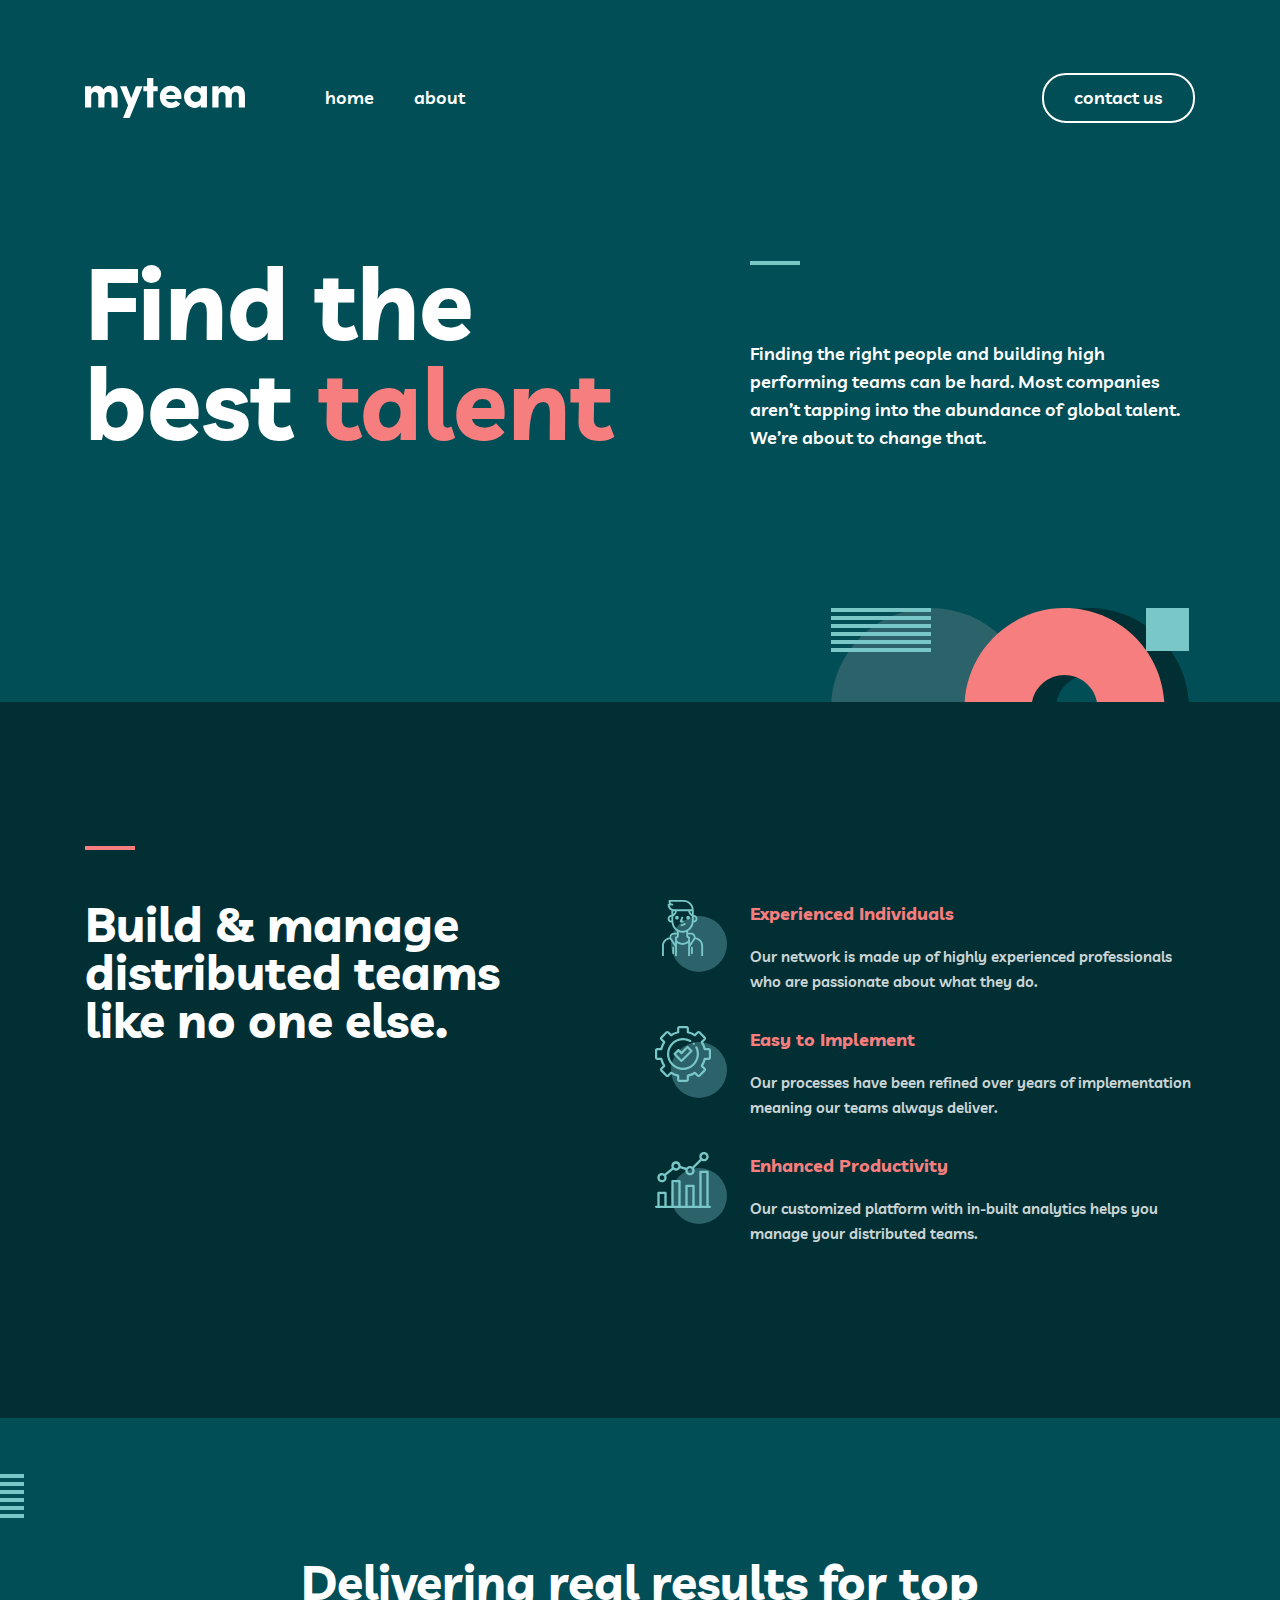
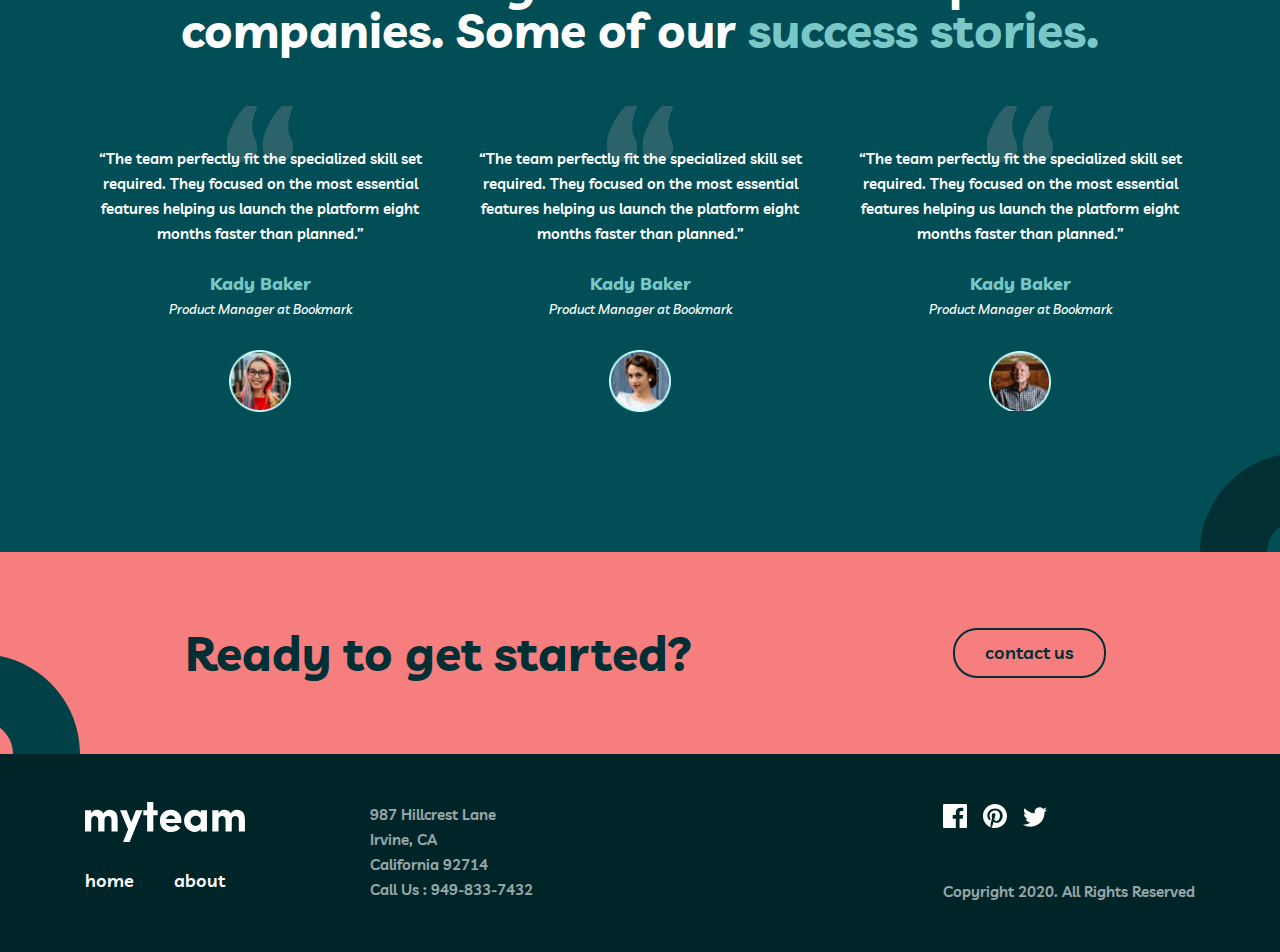
<file: index.html>
<!DOCTYPE html>
<html lang="en">
<head>
  <meta charset="UTF-8">
  <meta name="viewport" content="width=device-width, initial-scale=1.0, shrink-to-fit=no">
  <title>48-dars.Myteam</title>
  <link rel="stylesheet" href="css/styles.css">
</head>
<body>

  <header class="site-header">
    <div class="container site-header__container">
      <a class="site-header__logo" href="index.html">
        <img class="site-header__img" src="img/myteam-logo.svg" alt="site logo" width="160" height="40">
      </a>

      <div class="site-header__wrapper">
        <nav class="sitenav">
          <ul class="sitenav__list">
            <li class="sitenav__item">
              <a class="sitenav__link" href="index.html">home</a>
            </li>
            <li class="sitenav__item">
              <a class="sitenav__link" href="about.html">about</a>
            </li>
          </ul>
          <a class="sitenav__button button" href="contact.html">contact us</a>
        </nav>
      </div>
      <button class="site-header__button"></button>
    </div>
  </header>

  <script>
    var toggler = document.querySelector(".site-header__button");
    var header = document.querySelector(".site-header");

    toggler.addEventListener("click", function() {
      header.classList.toggle("site-header--open");
    });
  </script>

  <main class="site-main">
    <section class="hero">
      <div class="container hero__container">
        <h2 class="hero__heading">Find the <br> best <span class="hero__span">talent</span>
        </h2>
        <p class="hero__text">
          Finding the right people and building high performing teams can be hard. Most companies aren’t tapping into the abundance of global talent. We’re about to change that.
        </p>
      </div>
    </section>

    <section class="management">
      <div class="container management__container">
        <h2 class="management__tiitle">
          Build & manage distributed teams like no one else.
        </h2>

        <ul class="management__list">
          <li class="management__item management-item management-item--man">
            <h3 class="management-item__title">Experienced Individuals</h3>
            <p class="management-item__text">Our network is made up of highly experienced professionals who are passionate about what they do.</p>
          </li>

          <li class="management__item management-item management-item--set">
            <h3 class="management-item__title">Easy to Implement</h3>
            <p class="management-item__text">Our processes have been refined over years of implementation meaning our teams always deliver.</p>
          </li>

          <li class="management__item management-item management-item--enhance">
            <h3 class="management-item__title">Enhanced Productivity</h3>
            <p class="management-item__text">Our customized platform with in-built analytics helps you manage your distributed teams.</p>
          </li>
        </ul>
      </div>
    </section>

    <section class="delivery">
      <div class="container delivery__container">
        <h2 class="delivery__title">Delivering real results for top <br> companies. Some of our <span class="delivery__span">success stories.</span>
        </h2>

        <ul class="delivery__list">
          <li class="delivery__item delivery-item delivery-item--kady">
            <blockquote class="delivery-item__blockquote">
              “The team perfectly fit the specialized skill set required. They focused on the most essential features helping us launch the platform eight months faster than planned.”
            </blockquote>
            <p class="delivery-item__text">Kady Baker</p>
            <p class="delivery-item__job">Product Manager at Bookmark</p>
          </li>

          <li class="delivery__item delivery-item delivery-item--aiysha">
            <blockquote class="delivery-item__blockquote">
              “The team perfectly fit the specialized skill set required. They focused on the most essential features helping us launch the platform eight months faster than planned.”
            </blockquote>
            <p class="delivery-item__text">Kady Baker</p>
            <p class="delivery-item__job">Product Manager at Bookmark</p>
          </li>

          <li class="delivery__item delivery-item delivery-item--arthur">
            <blockquote class="delivery-item__blockquote">
              “The team perfectly fit the specialized skill set required. They focused on the most essential features helping us launch the platform eight months faster than planned.”
            </blockquote>
            <p class="delivery-item__text">Kady Baker</p>
            <p class="delivery-item__job">Product Manager at Bookmark</p>
          </li>
        </ul>
      </div>
    </section>

    <section class="list">
      <div class="container">
        <div class="list__wrapper">
          <h2 class="list__title">Ready to get started?</h2>
          <a class="button button--darck" href="#">contact us</a>
        </div>
      </div>
    </section>
  </main>

  <footer class="site-footer">
    <div class="container site-footer__container">
      <div class="site-footer__wrapper">
        <a class="site-footer__logo" href="#">
          <img class="site-footer__img" src="img/myteam-logo.svg" alt="site logo" width="160" height="40">
        </a>
        <nav class="footer-sitenav">
          <ul class="footer-sitenav__list">
            <li class="footer-sitenav__item">
              <a class="footer-sitenav__link" href="#">home</a>
            </li>
            <li class="footer-sitenav__item">
              <a class="footer-sitenav__link" href="#">about</a>
            </li>
          </ul>
        </nav>
      </div>

      <div class="site-footer__tel-box">
        <address class="site-footer__address">
          987  Hillcrest Lane <br> Irvine, CA <br> California 92714
        </address>
        <a class="site-footer__tell" href="tel:+9498337432">Call Us : 949-833-7432</a>
      </div>

      <div class="social-wrapper">
        <ul class="social-wrapper__list">
          <li class="social-wrapper__item">
            <a class="social-wrapper__link" href="#">
              <img class="social-wrapper__img" src="img/facebook.svg" alt="facebook" width="24" height="24">
            </a>
          </li>

          <li class="social-wrapper__item">
            <a class="social-wrapper__link" href="#">
              <img class="social-wrapper__img" src="img/Path.svg" alt="logo" width="24" height="24">
            </a>
          </li>

          <li class="social-wrapper__item">
            <a class="social-wrapper__link" href="#">
              <img class="social-wrapper__img" src="img/twitter.svg" alt="twitter" width="24" height="24">
            </a>
          </li>
        </ul>
        <p class="social-wrapper__text">
          Copyright 2020. All Rights Reserved
        </p>
      </div>
    </div>
  </footer>
</body>
</html>
</file>
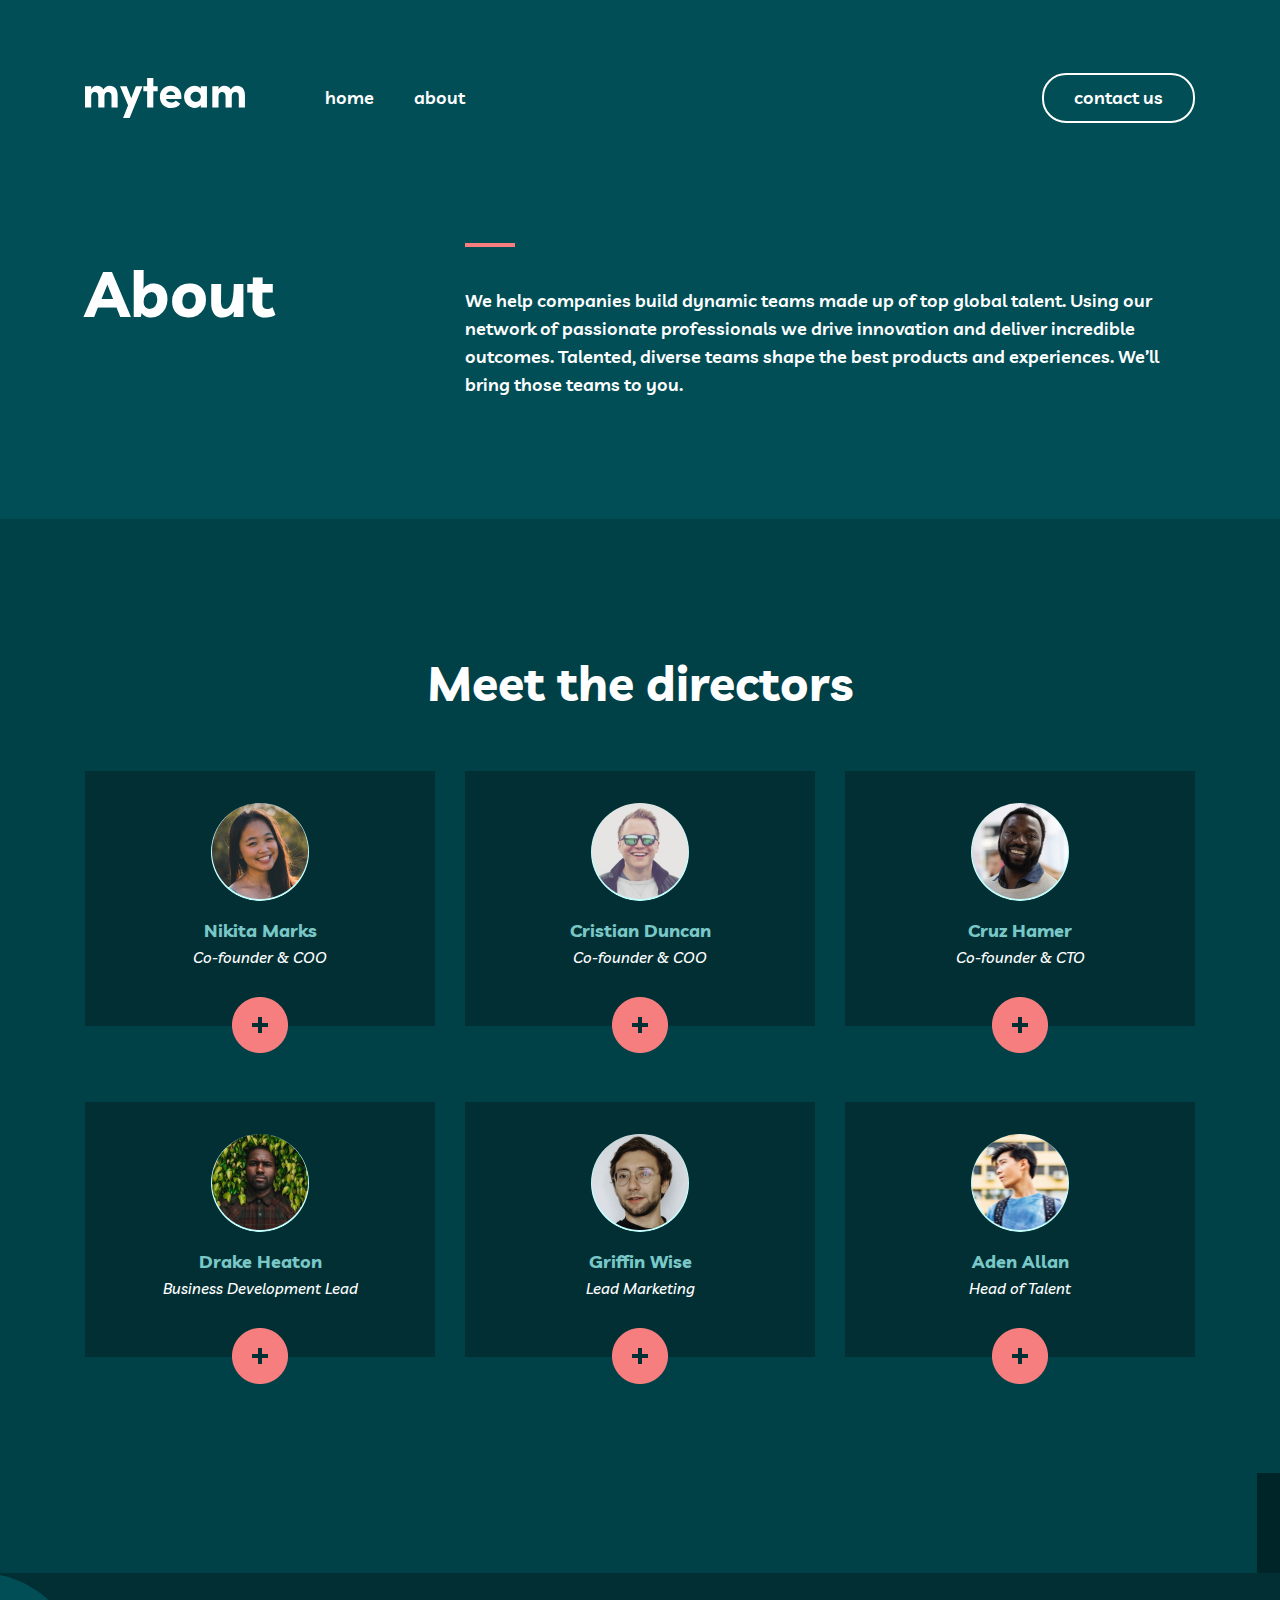
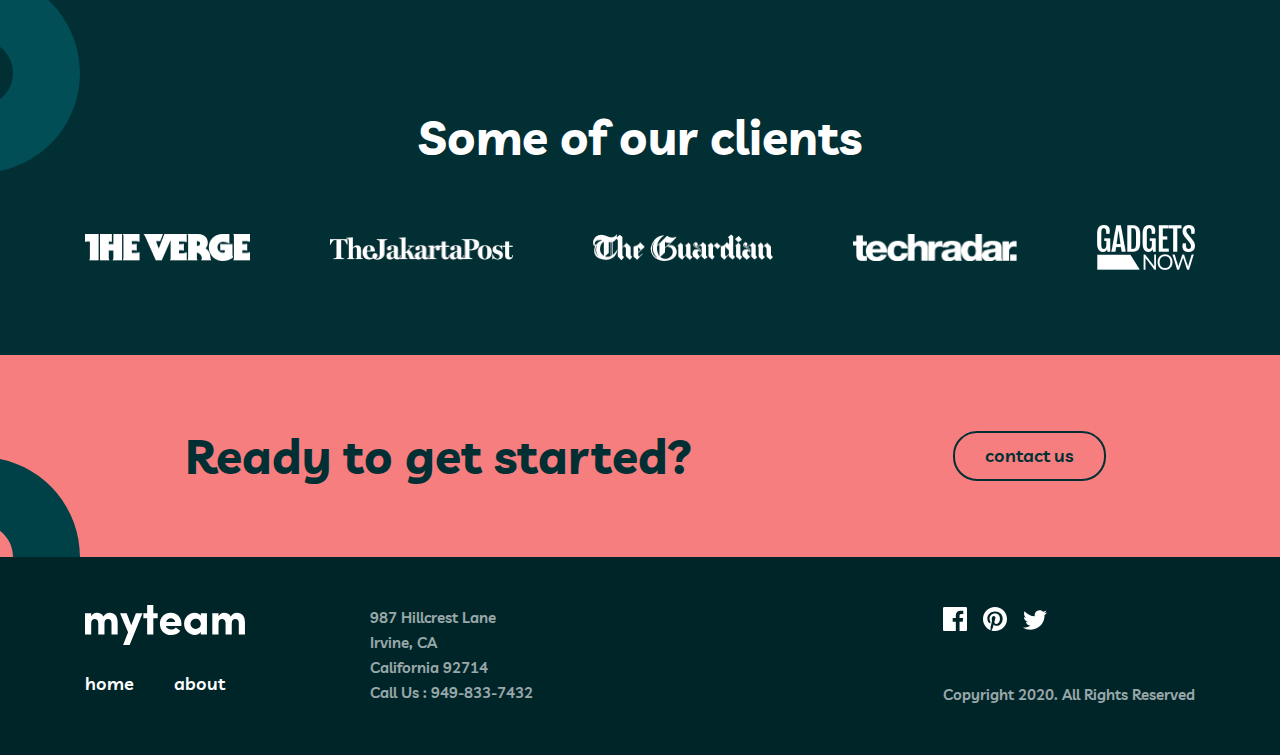
<file: about.html>
<!DOCTYPE html>
<html lang="en">
<head>
  <meta charset="UTF-8">
  <meta name="viewport" content="width=device-width, initial-scale=1.0, shrink-to-fit=no">
  <title>48-dars.Myteam</title>
  <link rel="stylesheet" href="css/styles.css">
</head>
<body>

  <header class="site-header">
    <div class="container site-header__container">
      <a class="site-header__logo" href="index.html">
        <img class="site-header__img" src="img/myteam-logo.svg" alt="site logo" width="160" height="40">
      </a>

      <div class="site-header__wrapper">
        <nav class="sitenav">
          <ul class="sitenav__list">
            <li class="sitenav__item">
              <a class="sitenav__link" href="index.html">home</a>
            </li>
            <li class="sitenav__item">
              <a class="sitenav__link" href="about.html">about</a>
            </li>
          </ul>
          <a class="sitenav__button button" href="contact.html">contact us</a>
        </nav>
      </div>
      <button class="site-header__button"></button>
    </div>
  </header>

  <script>
    var toggler = document.querySelector(".site-header__button");
    var header = document.querySelector(".site-header");

    toggler.addEventListener("click", function() {
      header.classList.toggle("site-header--open");
    });
  </script>

  <!-- page-about -->

  <main class="site-main">
    <section class="about">
      <div class="container about__container">
        <h2 class="about__title">About</h2>
        <p class="about__text">
          We help companies build dynamic teams made up of top global talent. Using our network of passionate professionals we drive innovation and deliver incredible outcomes. Talented, diverse teams shape the best products and experiences. We’ll bring those teams to you.
        </p>
      </div>
    </section>

    <section class="meet">
      <div class="container meet__container">
        <h2 class="meet__title">Meet the directors</h2>
        <ul class="meet__list">
          <li class="meet__item director director--nikkita">
            <p class="director__name">Nikita Marks</p>
            <p class="director__job">Co-founder & COO</p>
            <button class="director__button" type="submit"></button>
          </li>

          <li class="meet__item director director--duncan">
            <p class="director__name">Cristian Duncan</p>
            <p class="director__job">Co-founder & COO</p>
            <button class="director__button" type="submit"></button>
          </li>

          <li class="meet__item director director--cruz">
            <p class="director__name">Cruz Hamer</p>
            <p class="director__job">Co-founder & CTO</p>
            <button class="director__button" type="submit"></button>
          </li>

          <li class="meet__item director director--drake">
            <p class="director__name">Drake Heaton</p>
            <p class="director__job">Business Development Lead</p>
            <button class="director__button" type="submit"></button>
          </li>

          <li class="meet__item director director--griffin">
            <p class="director__name">Griffin Wise</p>
            <p class="director__job">Lead Marketing</p>
            <button class="director__button" type="submit"></button>
          </li>

          <li class="meet__item director director--aden director--open">
            <div class="meet__item-box">
              <p class="director__name">Aden Allan</p>
              <p class="director__job">Head of Talent</p>
            </div>
            <div>

            </div>
            <button class="director__button director__button-x" type="submit"></button>
          </li>


        </ul>
      </div>
    </section>

<section class="client">
  <div class="container client__container">
<h2 class="client__title">
  Some of our clients</h2>
  <ul class="client__list">
    <li class="client__item">
<a class="client__link" href="#">
  <img class="client__img" src="img/verge.png" alt="logo">
</a>
    </li>
    <li class="client__item">
<a class="client__link" href="#">
  <img class="client__img" src="img/jakarta.png" alt="logo">
</a>
    </li>
    <li class="client__item">
<a class="client__link" href="#">
  <img class="client__img" src="img/guardim.png" alt="logo" width="180" height="28">
</a>
    </li>
    <li class="client__item">
<a class="client__link" href="#">
  <img class="client__img" src="img/techradar.png" alt="logo" width="165" height="28">
</a>
    </li>
    <li class="client__item">
<a class="client__link" href="#">
  <img class="client__img" src="img/gadgets-now.png" alt="logo">
</a>
    </li>
  </ul>
  </div>
</section>

<section class="list">
  <div class="container">
    <div class="list__wrapper">
      <h2 class="list__title">Ready to get started?</h2>
      <a class="button button--darck" href="#">contact us</a>
    </div>
  </div>
</section>
  </main>

  <footer class="site-footer">
    <div class="container site-footer__container">
      <div class="site-footer__wrapper">
        <a class="site-footer__logo" href="#">
          <img class="site-footer__img" src="img/myteam-logo.svg" alt="site logo" width="160" height="40">
        </a>
        <nav class="footer-sitenav">
          <ul class="footer-sitenav__list">
            <li class="footer-sitenav__item">
              <a class="footer-sitenav__link" href="#">home</a>
            </li>
            <li class="footer-sitenav__item">
              <a class="footer-sitenav__link" href="#">about</a>
            </li>
          </ul>
        </nav>
      </div>

      <div class="site-footer__tel-box">
        <address class="site-footer__address">
          987  Hillcrest Lane <br> Irvine, CA <br> California 92714
        </address>
        <a class="site-footer__tell" href="tel:+9498337432">Call Us : 949-833-7432</a>
      </div>

      <div class="social-wrapper">
        <ul class="social-wrapper__list">
          <li class="social-wrapper__item">
            <a class="social-wrapper__link" href="#">
              <img class="social-wrapper__img" src="img/facebook.svg" alt="facebook" width="24" height="24">
            </a>
          </li>

          <li class="social-wrapper__item">
            <a class="social-wrapper__link" href="#">
              <img class="social-wrapper__img" src="img/Path.svg" alt="logo" width="24" height="24">
            </a>
          </li>

          <li class="social-wrapper__item">
            <a class="social-wrapper__link" href="#">
              <img class="social-wrapper__img" src="img/twitter.svg" alt="twitter" width="24" height="24">
            </a>
          </li>
        </ul>
        <p class="social-wrapper__text">
          Copyright 2020. All Rights Reserved
        </p>
      </div>
    </div>
  </footer>
</file>
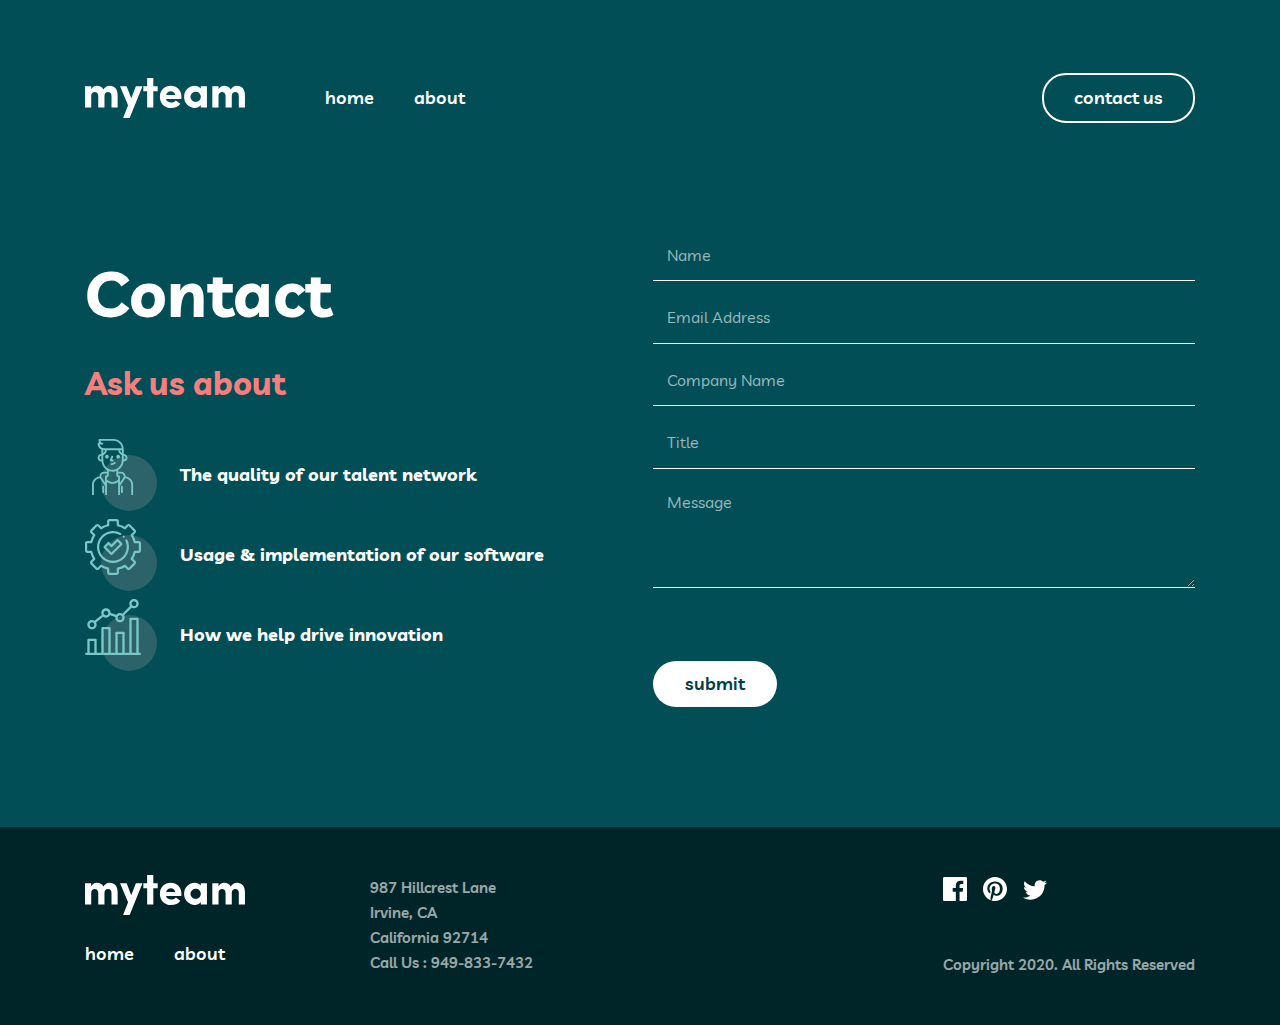
<file: contact.html>
<!DOCTYPE html>
<html lang="en">
<head>
  <meta charset="UTF-8">
  <meta name="viewport" content="width=device-width, initial-scale=1.0, shrink-to-fit=no">
  <title>48-dars.Myteam</title>
  <link rel="stylesheet" href="css/styles.css">
</head>
<body>

  <header class="site-header">
    <div class="container site-header__container">
      <a class="site-header__logo" href="index.html">
        <img class="site-header__img" src="img/myteam-logo.svg" alt="site logo" width="160" height="40">
      </a>

      <div class="site-header__wrapper">
        <nav class="sitenav">
          <ul class="sitenav__list">
            <li class="sitenav__item">
              <a class="sitenav__link" href="index.html">home</a>
            </li>
            <li class="sitenav__item">
              <a class="sitenav__link" href="about.html">about</a>
            </li>
          </ul>
          <a class="sitenav__button button" href="contact.html">contact us</a>
        </nav>
      </div>
      <button class="site-header__button"></button>
    </div>
  </header>

  <script>
    var toggler = document.querySelector(".site-header__button");
    var header = document.querySelector(".site-header");

    toggler.addEventListener("click", function() {
      header.classList.toggle("site-header--open");
    });
  </script>

  <!-- page-contact -->

  <main class="site-main">
    <section class="contact">
      <div class="container contact__container">
        <div class="contact__wrapper">
          <h2 class="contact__title">Contact</h2>
          <p class="contact__ask">Ask us about</p>

          <ul class="contact__list">
            <li class="contact__item contact__item--man">
              <p class="contact__text">The quality of our talent network</p>
            </li>

            <li class="contact__item contact__item--set">
              <p class="contact__text">Usage & implementation of our software</p>
            </li>

            <li class="contact__item contact__item--innovation">
              <p class="contact__text">How we help drive innovation</p>
            </li>
          </ul>
        </div>

        <form class="site-form" action="https://echo.htmlacademy.ru" method="GET">
          <input class="site-form__input" type="text" name="name" placeholder="Name" required>
          <input class="site-form__input" type="email" name="email" placeholder="Email Address" required>
          <input class="site-form__input" type="text" name="company-name" placeholder="Company Name" required>
          <input class="site-form__input" type="text" name="title" placeholder="Title" required>
          <textarea class="site-form__textarea" name="message" placeholder="Message"></textarea>
          <button class="site-form__submit" type="submit">submit</button>
        </form>
      </div>
    </section>
  </main>

  <footer class="site-footer">
    <div class="container site-footer__container">
      <div class="site-footer__wrapper">
        <a class="site-footer__logo" href="#">
          <img class="site-footer__img" src="img/myteam-logo.svg" alt="site logo" width="160" height="40">
        </a>
        <nav class="footer-sitenav">
          <ul class="footer-sitenav__list">
            <li class="footer-sitenav__item">
              <a class="footer-sitenav__link" href="#">home</a>
            </li>
            <li class="footer-sitenav__item">
              <a class="footer-sitenav__link" href="#">about</a>
            </li>
          </ul>
        </nav>
      </div>

      <div class="site-footer__tel-box">
        <address class="site-footer__address">
          987  Hillcrest Lane <br> Irvine, CA <br> California 92714
        </address>
        <a class="site-footer__tell" href="tel:+9498337432">Call Us : 949-833-7432</a>
      </div>

      <div class="social-wrapper">
        <ul class="social-wrapper__list">
          <li class="social-wrapper__item">
            <a class="social-wrapper__link" href="#">
              <img class="social-wrapper__img" src="img/facebook.svg" alt="facebook" width="24" height="24">
            </a>
          </li>

          <li class="social-wrapper__item">
            <a class="social-wrapper__link" href="#">
              <img class="social-wrapper__img" src="img/Path.svg" alt="logo" width="24" height="24">
            </a>
          </li>

          <li class="social-wrapper__item">
            <a class="social-wrapper__link" href="#">
              <img class="social-wrapper__img" src="img/twitter.svg" alt="twitter" width="24" height="24">
            </a>
          </li>
        </ul>
        <p class="social-wrapper__text">
          Copyright 2020. All Rights Reserved
        </p>
      </div>
    </div>
  </footer>
</file>
<file: css/styles.css>
/*! normalize.css v8.0.1 | MIT License | github.com/necolas/normalize.css */
/* Document
========================================================================== */
/**
* 1. Correct the line height in all browsers.
* 2. Prevent adjustments of font size after orientation changes in iOS.
*/
html {
  line-height: 1.15;
  /* 1 */
  -webkit-text-size-adjust: 100%;
  /* 2 */
}

/* Sections
========================================================================== */
/**
* Remove the margin in all browsers.
*/
body {
  margin: 0;
}

/**
* Render the `main` element consistently in IE.
*/
main {
  display: block;
}

/**
* Correct the font size and margin on `h1` elements within `section` and
* `article` contexts in Chrome, Firefox, and Safari.
*/
h1 {
  font-size: 2em;
  margin: 0.67em 0;
}

/* Grouping content
========================================================================== */
/**
* 1. Add the correct box sizing in Firefox.
* 2. Show the overflow in Edge and IE.
*/
hr {
  -webkit-box-sizing: content-box;
          box-sizing: content-box;
  /* 1 */
  height: 0;
  /* 1 */
  overflow: visible;
  /* 2 */
}

/**
* 1. Correct the inheritance and scaling of font size in all browsers.
* 2. Correct the odd `em` font sizing in all browsers.
*/
pre {
  font-family: monospace, monospace;
  /* 1 */
  font-size: 1em;
  /* 2 */
}

/* Text-level semantics
========================================================================== */
/**
* Remove the gray background on active links in IE 10.
*/
a {
  background-color: transparent;
}

/**
* 1. Remove the bottom border in Chrome 57-
* 2. Add the correct text decoration in Chrome, Edge, IE, Opera, and Safari.
*/
abbr[title] {
  border-bottom: none;
  /* 1 */
  text-decoration: underline;
  /* 2 */
  -webkit-text-decoration: underline dotted;
          text-decoration: underline dotted;
  /* 2 */
}

/**
* Add the correct font weight in Chrome, Edge, and Safari.
*/
b,
strong {
  font-weight: bolder;
}

/**
* 1. Correct the inheritance and scaling of font size in all browsers.
* 2. Correct the odd `em` font sizing in all browsers.
*/
code,
kbd,
samp {
  font-family: monospace, monospace;
  /* 1 */
  font-size: 1em;
  /* 2 */
}

/**
* Add the correct font size in all browsers.
*/
small {
  font-size: 80%;
}

/**
* Prevent `sub` and `sup` elements from affecting the line height in
* all browsers.
*/
sub,
sup {
  font-size: 75%;
  line-height: 0;
  position: relative;
  vertical-align: baseline;
}

sub {
  bottom: -0.25em;
}

sup {
  top: -0.5em;
}

/* Embedded content
========================================================================== */
/**
* Remove the border on images inside links in IE 10.
*/
img {
  border-style: none;
}

/* Forms
========================================================================== */
/**
* 1. Change the font styles in all browsers.
* 2. Remove the margin in Firefox and Safari.
*/
button,
input,
optgroup,
select,
textarea {
  font-family: inherit;
  /* 1 */
  font-size: 100%;
  /* 1 */
  line-height: 1.15;
  /* 1 */
  margin: 0;
  /* 2 */
}

/**
* Show the overflow in IE.
* 1. Show the overflow in Edge.
*/
button,
input {
  /* 1 */
  overflow: visible;
}

/**
* Remove the inheritance of text transform in Edge, Firefox, and IE.
* 1. Remove the inheritance of text transform in Firefox.
*/
button,
select {
  /* 1 */
  text-transform: none;
}

/**
* Correct the inability to style clickable types in iOS and Safari.
*/
button,
[type="button"],
[type="reset"],
[type="submit"] {
  -webkit-appearance: button;
}

/**
* Remove the inner border and padding in Firefox.
*/
button::-moz-focus-inner,
[type="button"]::-moz-focus-inner,
[type="reset"]::-moz-focus-inner,
[type="submit"]::-moz-focus-inner {
  border-style: none;
  padding: 0;
}

/**
* Restore the focus styles unset by the previous rule.
*/
button:-moz-focusring,
[type="button"]:-moz-focusring,
[type="reset"]:-moz-focusring,
[type="submit"]:-moz-focusring {
  outline: 1px dotted ButtonText;
}

/**
* Correct the padding in Firefox.
*/
fieldset {
  padding: 0.35em 0.75em 0.625em;
}

/**
* 1. Correct the text wrapping in Edge and IE.
* 2. Correct the color inheritance from `fieldset` elements in IE.
* 3. Remove the padding so developers are not caught out when they zero out
*    `fieldset` elements in all browsers.
*/
legend {
  -webkit-box-sizing: border-box;
          box-sizing: border-box;
  /* 1 */
  color: inherit;
  /* 2 */
  display: table;
  /* 1 */
  max-width: 100%;
  /* 1 */
  padding: 0;
  /* 3 */
  white-space: normal;
  /* 1 */
}

/**
* Add the correct vertical alignment in Chrome, Firefox, and Opera.
*/
progress {
  vertical-align: baseline;
}

/**
* Remove the default vertical scrollbar in IE 10+.
*/
textarea {
  overflow: auto;
}

/**
* 1. Add the correct box sizing in IE 10.
* 2. Remove the padding in IE 10.
*/
[type="checkbox"],
[type="radio"] {
  -webkit-box-sizing: border-box;
          box-sizing: border-box;
  /* 1 */
  padding: 0;
  /* 2 */
}

/**
* Correct the cursor style of increment and decrement buttons in Chrome.
*/
[type="number"]::-webkit-inner-spin-button,
[type="number"]::-webkit-outer-spin-button {
  height: auto;
}

/**
* 1. Correct the odd appearance in Chrome and Safari.
* 2. Correct the outline style in Safari.
*/
[type="search"] {
  -webkit-appearance: textfield;
  /* 1 */
  outline-offset: -2px;
  /* 2 */
}

/**
* Remove the inner padding in Chrome and Safari on macOS.
*/
[type="search"]::-webkit-search-decoration {
  -webkit-appearance: none;
}

/**
* 1. Correct the inability to style clickable types in iOS and Safari.
* 2. Change font properties to `inherit` in Safari.
*/
::-webkit-file-upload-button {
  -webkit-appearance: button;
  /* 1 */
  font: inherit;
  /* 2 */
}

/* Interactive
========================================================================== */
/*
* Add the correct display in Edge, IE 10+, and Firefox.
*/
details {
  display: block;
}

/*
* Add the correct display in all browsers.
*/
summary {
  display: list-item;
}

/* Misc
========================================================================== */
/**
* Add the correct display in IE 10+.
*/
template {
  display: none;
}

/**
* Add the correct display in IE 10.
*/
[hidden] {
  display: none;
}

/* Shriftlar ashetta keladi */
@font-face {
  font-family: "Livvic";
  font-style: normal;
  font-weight: 400;
  font-display: swap;
  src: url("../fonts/livvic-v5-latin-regular.woff2") format("woff2"), url("../fonts/livvic-v5-latin-regular.woff") format("woff");
}

@font-face {
  font-family: "Livvic";
  font-style: italic;
  font-weight: 500;
  font-display: swap;
  src: url("../fonts/livvic-v5-latin-500italic.woff2") format("woff2"), url("../fonts/livvic-v5-latin-500italic.woff") format("woff");
}

@font-face {
  font-family: "Livvic";
  font-style: normal;
  font-weight: 600;
  font-display: swap;
  src: url("../fonts/livvic-v5-latin-600.woff2") format("woff2"), url("../fonts/livvic-v5-latin-600.woff") format("woff");
}

@font-face {
  font-family: "Livvic";
  font-style: normal;
  font-weight: 700;
  font-display: swap;
  src: url("../fonts/livvic-v5-latin-700.woff2") format("woff2"), url("../fonts/livvic-v5-latin-700.woff") format("woff");
}

html {
  height: 100%;
  scroll-behavior: smooth;
  -webkit-box-sizing: border-box;
          box-sizing: border-box;
}

*,
*::before,
*::after {
  -webkit-box-sizing: inherit;
          box-sizing: inherit;
}

body {
  display: -webkit-box;
  display: -ms-flexbox;
  display: flex;
  -webkit-box-orient: vertical;
  -webkit-box-direction: normal;
      -ms-flex-direction: column;
          flex-direction: column;
  height: 100%;
  font-family: "Livvic", "Arial", sans-serif;
  font-size: 16px;
  line-height: 1.5;
  background-color: #014E56;
  color: #fff;
  overflow-x: hidden;
}

img {
  max-width: 100%;
  height: auto;
}

.visually-hidden {
  position: absolute;
  width: 1px;
  height: 1px;
  margin: -1px;
  border: 0;
  padding: 0;
  clip: rect(0 0 0 0);
  overflow: hidden;
}

.container {
  max-width: 1150px;
  padding-left: 20px;
  padding-right: 20px;
  margin-left: auto;
  margin-right: auto;
}

.button {
  white-space: nowrap;
  text-decoration: none;
  border: 2px solid transparent;
  border-radius: 24px;
  padding: 9px 30px;
}

.button--darck {
  font-style: normal;
  font-weight: 600;
  font-size: 18px;
  line-height: 28px;
  border: 2px solid #012F34;
  color: #012F34;
}

.site-header {
  padding-top: 73px;
}

.site-header__container {
  display: -webkit-box;
  display: -ms-flexbox;
  display: flex;
  -webkit-box-align: center;
      -ms-flex-align: center;
          align-items: center;
}

.site-header__logo {
  display: block;
  margin-right: 80px;
}

.site-header__img {
  vertical-align: middle;
}

.site-header__wrapper {
  display: -webkit-box;
  display: -ms-flexbox;
  display: flex;
  -webkit-box-align: center;
      -ms-flex-align: center;
          align-items: center;
  -webkit-box-flex: 1;
      -ms-flex-positive: 1;
          flex-grow: 1;
}

.site-header__button {
  display: none;
  padding: 0;
  border: none;
  background-color: transparent;
}

.site-header__button::after {
  display: block;
  width: 20px;
  height: 17px;
  content: "";
  background-image: url("../../img/gamburger.png");
  background-repeat: no-repeat;
  background-size: contain;
  background-position: center center;
}

@media only screen and (max-width: 768px) {
  .site-header {
    padding-top: 64px;
  }
  .site-header__logo {
    margin-right: 48px;
  }
}

@media only screen and (max-width: 380px) {
  .site-header {
    padding-top: 48px;
  }
  .site-header__logo {
    margin-right: 0px;
  }
  .site-header__button {
    display: block;
  }
  .site-header--open .site-header__button {
    display: block;
  }
  .site-header--open .site-header__container {
    -webkit-box-pack: justify;
        -ms-flex-pack: justify;
            justify-content: space-between;
  }
  .site-header--open .site-header__wrapper {
    position: absolute;
    width: 100%;
    height: 100%;
    left: 0;
    top: 0;
    background-color: rgba(0, 0, 0, 0.3);
  }
  .site-header--open .site-header__button::after {
    position: relative;
    z-index: 10;
    background-image: url(../../img/close.png);
  }
}

.sitenav {
  display: -webkit-box;
  display: -ms-flexbox;
  display: flex;
  -webkit-box-align: center;
      -ms-flex-align: center;
          align-items: center;
  -webkit-box-flex: 1;
      -ms-flex-positive: 1;
          flex-grow: 1;
}

.sitenav__list {
  margin: 0;
  padding: 0;
  list-style-type: none;
  display: -webkit-box;
  display: -ms-flexbox;
  display: flex;
  -webkit-box-align: center;
      -ms-flex-align: center;
          align-items: center;
  -webkit-box-flex: 1;
      -ms-flex-positive: 1;
          flex-grow: 1;
}

.sitenav__item:not(:last-child) {
  margin-right: 40px;
}

.sitenav__link {
  text-decoration: none;
  font-style: normal;
  font-weight: 600;
  font-size: 18px;
  line-height: 28px;
  color: #FFFFFF;
  white-space: nowrap;
}

.sitenav__button {
  display: block;
  font-style: normal;
  font-weight: 600;
  font-size: 18px;
  line-height: 28px;
  color: #FFFFFF;
  border: 2px solid #FFFFFF;
  white-space: nowrap;
}

@media only screen and (max-width: 380px) {
  .sitenav {
    display: none;
  }
  .site-header--open .sitenav {
    position: relative;
    display: block;
    z-index: 10;
    width: 70%;
    height: 100%;
    margin-left: auto;
    background-color: #2C6269;
    padding-top: 112px;
    padding-left: 48px;
    -webkit-box-flex: 0;
        -ms-flex-positive: 0;
            flex-grow: 0;
    -webkit-animation: tepaga 2s ease 1 forwards;
            animation: tepaga 2s ease 1 forwards;
  }
  @-webkit-keyframes tepaga {
    from {
      -webkit-transform: translateX(250px);
              transform: translateX(250px);
    }
    to {
      -webkit-transform: translateX(0);
              transform: translateX(0);
    }
  }
  @keyframes tepaga {
    from {
      -webkit-transform: translateX(250px);
              transform: translateX(250px);
    }
    to {
      -webkit-transform: translateX(0);
              transform: translateX(0);
    }
  }
  .site-header--open .sitenav__list {
    -webkit-box-orient: vertical;
    -webkit-box-direction: normal;
        -ms-flex-direction: column;
            flex-direction: column;
  }
  .site-header--open .sitenav__item {
    width: 100%;
  }
  .site-header--open .sitenav__item:not(:last-child) {
    margin-right: 0px;
    margin-bottom: 24px;
  }
  .site-header--open .sitenav__button {
    display: inline-block;
    margin-top: 36px;
  }
}

.hero {
  padding-top: 129px;
  padding-bottom: 250px;
  content: "";
  background-image: url("../../img/disc.png"), url("../../img/two-disc.svg");
  background-repeat: no-repeat;
  background-position: calc(50% - 770px) 129px, calc(50% + 370px) 485px;
}

.hero__container {
  display: -webkit-box;
  display: -ms-flexbox;
  display: flex;
  -webkit-box-align: end;
      -ms-flex-align: end;
          align-items: flex-end;
}

.hero__heading {
  width: 635px;
  margin: 0;
  padding: 0;
  font-style: normal;
  font-weight: bold;
  font-size: 100px;
  line-height: 100px;
  color: #FFFFFF;
  margin-right: 30px;
}

.hero__span {
  color: #F67E7E;
}

.hero__text {
  position: relative;
  margin: 0;
  padding: 0;
  max-width: 445px;
  font-style: normal;
  font-weight: 600;
  font-size: 18px;
  line-height: 28px;
  color: #FFFFFF;
}

.hero__text::before {
  position: absolute;
  content: "";
  display: block;
  width: 50px;
  height: 4px;
  left: 0;
  top: -79px;
  background: #79C8C7;
}

@media only screen and (max-width: 770px) {
  .hero__container {
    -webkit-box-align: center;
        -ms-flex-align: center;
            align-items: center;
    -webkit-box-orient: vertical;
    -webkit-box-direction: normal;
        -ms-flex-direction: column;
            flex-direction: column;
  }
  .hero__heading {
    text-align: center;
    margin-right: 0;
    font-size: 64px;
    line-height: 56px;
    margin-bottom: 24px;
  }
  .hero__text::before {
    display: none;
  }
  .hero__text {
    max-width: 457px;
    font-size: 15px;
    line-height: 28px;
    text-align: center;
  }
  .hero {
    background-image: url("../../img/disc.png"), url("../../img/two-disc.svg");
    background-position: calc(50% - 770px) 129px, center bottom -100px;
  }
}

@media only screen and (max-width: 380px) {
  .hero {
    padding-top: 80px;
    padding-bottom: 197px;
  }
  .hero__heading {
    width: 100%;
    font-size: 40px;
    line-height: 40px;
  }
}

.site-footer {
  padding-top: 48px;
  padding-bottom: 48px;
  background-color: #002529;
}

.site-footer__container {
  display: -webkit-box;
  display: -ms-flexbox;
  display: flex;
  -ms-flex-wrap: wrap;
      flex-wrap: wrap;
}

.site-footer__wrapper {
  margin-right: 125px;
}

.site-footer__logo {
  display: block;
  margin-bottom: 25px;
}

.site-footer__img {
  vertical-align: middle;
}

.site-footer__address {
  font-style: normal;
  font-weight: 600;
  font-size: 15px;
  line-height: 25px;
  color: #FFFFFF;
  opacity: 0.6;
}

.site-footer__tell {
  text-decoration: none;
  font-style: normal;
  font-weight: 600;
  font-size: 15px;
  line-height: 25px;
  color: #FFFFFF;
  opacity: 0.6;
}

@media only screen and (max-width: 770px) {
  .site-footer__container {
    -webkit-box-pack: justify;
        -ms-flex-pack: justify;
            justify-content: space-between;
  }
  .site-footer__logo {
    margin-bottom: 53px;
  }
  .site-footer__tel-box {
    text-align: right;
  }
}

@media only screen and (max-width: 380px) {
  .site-footer {
    padding-top: 66px;
    padding-bottom: 64px;
  }
  .site-footer__container {
    text-align: center;
    padding-left: 24px;
    -webkit-box-orient: vertical;
    -webkit-box-direction: normal;
        -ms-flex-direction: column;
            flex-direction: column;
  }
  .site-footer__wrapper {
    display: -webkit-box;
    display: -ms-flexbox;
    display: flex;
    -webkit-box-orient: vertical;
    -webkit-box-direction: normal;
        -ms-flex-direction: column;
            flex-direction: column;
    -webkit-box-align: center;
        -ms-flex-align: center;
            align-items: center;
    margin-right: 0;
    margin-bottom: 24px;
  }
  .site-footer__img {
    width: 96px;
    height: 24px;
  }
  .site-footer__logo {
    margin-bottom: 24px;
  }
  .site-footer__tel-box {
    text-align: center;
    margin-bottom: 40px;
  }
}

.management {
  padding-top: 198px;
  padding-bottom: 140px;
  background-color: #012F34;
  content: "";
  background-image: url("../../img/manage-img.svg");
  background-repeat: no-repeat;
  background-position: calc(50% + 760px) bottom;
}

.management__container {
  display: -webkit-box;
  display: -ms-flexbox;
  display: flex;
}

.management__tiitle {
  position: relative;
  max-width: 445px;
  margin: 0;
  padding: 0;
  font-style: normal;
  font-weight: bold;
  font-size: 48px;
  line-height: 48px;
  color: #FFFFFF;
  margin-right: 125px;
}

.management__tiitle::before {
  position: absolute;
  display: block;
  width: 50px;
  height: 4px;
  content: "";
  background-color: #F67E7E;
  left: 0;
  top: -54px;
}

.management__list {
  margin: 0;
  padding: 0;
  list-style-type: none;
}

.management__item {
  position: relative;
  max-width: 540px;
  padding-left: 95px;
  margin-bottom: 32px;
}

.management__item::before {
  position: absolute;
  content: "";
  width: 72px;
  height: 72px;
  display: block;
  top: 0;
  left: 0;
}

@media only screen and (max-width: 770px) {
  .management__container {
    -webkit-box-orient: vertical;
    -webkit-box-direction: normal;
        -ms-flex-direction: column;
            flex-direction: column;
    padding-left: 98px;
  }
  .management__tiitle {
    max-width: 445px;
    margin-right: 0;
    font-size: 32px;
    line-height: 32px;
    margin-bottom: 64px;
  }
  .management {
    background-position: 670px top;
  }
}

@media only screen and (max-width: 380px) {
  .management {
    padding-top: 100px;
    padding-bottom: 64px;
  }
  .management__container {
    padding-left: 24px;
  }
  .management__tiitle {
    max-width: 240px;
  }
  .management__tiitle::before {
    top: -32px;
  }
  .management__item {
    text-align: center;
    padding-top: 90px;
    padding-left: 0;
  }
  .management__item::before {
    left: 50%;
    -webkit-transform: translateX(-50%);
            transform: translateX(-50%);
  }
  .management {
    background-position: 275px top;
  }
}

.management-item--man::before {
  background-image: url("../../img/manage-man.svg");
}

.management-item--set::before {
  background-image: url("../../img/settings.svg");
}

.management-item--enhance::before {
  background-image: url("../../img/enhance.svg");
}

.management-item__title {
  margin: 0;
  padding: 0;
  margin-bottom: 16px;
  font-style: normal;
  font-weight: bold;
  font-size: 18px;
  line-height: 28px;
  color: #F67E7E;
}

.management-item__text {
  margin: 0;
  padding: 0;
  font-style: normal;
  font-weight: 600;
  font-size: 15px;
  line-height: 25px;
  opacity: 0.8;
}

.delivery {
  padding-top: 140px;
  padding-bottom: 140px;
  content: "";
  background-image: url("../../img/deliveryimg.svg"), url("../../img/deliverydisc.svg");
  background-repeat: no-repeat;
  background-position: calc(50% - 690px) top, calc(50% + 660px) 635px;
}

.delivery__title {
  margin: 0;
  padding: 0;
  font-style: normal;
  font-weight: bold;
  font-size: 48px;
  line-height: 48px;
  text-align: center;
  margin-bottom: 92px;
}

.delivery__span {
  color: #79C8C7;
}

.delivery__list {
  display: -webkit-box;
  display: -ms-flexbox;
  display: flex;
  -webkit-box-pack: center;
      -ms-flex-pack: center;
          justify-content: center;
  margin: 0;
  padding: 0;
  list-style-type: none;
}

.delivery__item {
  position: relative;
  display: -webkit-box;
  display: -ms-flexbox;
  display: flex;
  -webkit-box-orient: vertical;
  -webkit-box-direction: normal;
      -ms-flex-direction: column;
          flex-direction: column;
  max-width: 350px;
  text-align: center;
}

.delivery__item::before {
  position: absolute;
  content: "";
  width: 67px;
  height: 56px;
  background-image: url("../../img/block.svg");
  top: -40px;
  left: 50%;
  -webkit-transform: translateX(-50%);
          transform: translateX(-50%);
  z-index: -1;
}

.delivery__item:not(:last-child) {
  margin-right: 30px;
}

@media only screen and (max-width: 770px) {
  .delivery__title {
    font-size: 32px;
    line-height: 32px;
    max-width: 490px;
    margin-left: auto;
    margin-right: auto;
  }
  .delivery__list {
    -webkit-box-orient: vertical;
    -webkit-box-direction: normal;
        -ms-flex-direction: column;
            flex-direction: column;
    -webkit-box-align: center;
        -ms-flex-align: center;
            align-items: center;
  }
  .delivery__item {
    max-width: 573px;
  }
  .delivery__item:not(:last-child) {
    margin-bottom: 84px;
  }
  .delivery__item:not(:last-child) {
    margin-right: 0;
  }
  .delivery {
    background-position: left top, right bottom -100px;
  }
}

@media only screen and (max-width: 380px) {
  .delivery__container {
    padding-left: 24px;
  }
  .delivery {
    padding-bottom: 164px;
  }
}

.delivery-item::after {
  content: "";
  width: 62px;
  height: 62px;
  background-size: contain;
  background-repeat: no-repeat;
  background-position: center center;
  margin-left: auto;
  margin-right: auto;
}

.delivery-item--kady::after {
  background-image: url("../../img/kady.png");
}

.delivery-item--aiysha::after {
  background-image: url("../../img/aiysha.png");
}

.delivery-item--arthur::after {
  background-image: url("../../img/arthur.png");
}

.delivery-item__text {
  margin: 0;
  padding: 0;
  margin-bottom: 2px;
  font-style: normal;
  font-weight: bold;
  font-size: 18px;
  line-height: 28px;
  color: #79C8C7;
}

.delivery-item__blockquote {
  margin: 0;
  padding: 0;
  margin-bottom: 24px;
  font-style: normal;
  font-weight: 600;
  font-size: 15px;
  line-height: 25px;
  color: #FFFFFF;
}

.delivery-item__job {
  margin: 0;
  padding: 0;
  font-style: italic;
  font-weight: 500;
  font-size: 13px;
  line-height: 18px;
  color: #FFFFFF;
  margin-bottom: 32px;
}

@media only screen and (max-width: 380px) {
  .delivery-item__job {
    margin-bottom: 16px;
  }
  .delivery-item__blockquote {
    margin-bottom: 16px;
  }
}

.list {
  padding-top: 76px;
  padding-bottom: 76px;
  background-color: #F67E7E;
  content: "";
  background-image: url("../../img/listimg.svg");
  background-repeat: no-repeat;
  background-position: calc(50% - 660px) 67px;
}

.list__wrapper {
  padding-left: 100px;
  display: -webkit-box;
  display: -ms-flexbox;
  display: flex;
  -webkit-box-align: center;
      -ms-flex-align: center;
          align-items: center;
}

.list__title {
  margin: 0;
  padding: 0;
  margin-right: 260px;
  font-style: normal;
  font-weight: bold;
  font-size: 48px;
  line-height: 48px;
  color: #012F34;
}

@media only screen and (max-width: 770px) {
  .list__title {
    font-size: 32px;
    line-height: 32px;
    margin-right: 84px;
  }
  .list {
    background-position: left bottom -85px;
  }
}

@media only screen and (max-width: 380px) {
  .list {
    padding-top: 83px;
    padding-bottom: 83px;
  }
  .list__wrapper {
    -webkit-box-orient: vertical;
    -webkit-box-direction: normal;
        -ms-flex-direction: column;
            flex-direction: column;
    -webkit-box-pack: center;
        -ms-flex-pack: center;
            justify-content: center;
    padding-left: 0;
  }
  .list__title {
    text-align: center;
    margin-right: 0;
    margin-bottom: 24px;
  }
}

.footer-sitenav {
  display: -webkit-box;
  display: -ms-flexbox;
  display: flex;
  -webkit-box-align: center;
      -ms-flex-align: center;
          align-items: center;
}

.footer-sitenav__list {
  display: -webkit-box;
  display: -ms-flexbox;
  display: flex;
  -webkit-box-align: center;
      -ms-flex-align: center;
          align-items: center;
  margin: 0;
  padding: 0;
  list-style-type: none;
}

.footer-sitenav__item:not(:last-child) {
  margin-right: 40px;
}

.footer-sitenav__link {
  text-decoration: none;
  font-style: normal;
  font-weight: 600;
  font-size: 18px;
  line-height: 28px;
  color: #FFFFFF;
}

@media only screen and (max-width: 380px) {
  .footer-sitenav__item:not(:last-child) {
    margin-right: 24px;
  }
  .footer-sitenav__link {
    font-size: 15px;
    line-height: 25px;
  }
}

.social-wrapper {
  margin-left: auto;
}

.social-wrapper__list {
  display: -webkit-box;
  display: -ms-flexbox;
  display: flex;
  -webkit-box-align: center;
      -ms-flex-align: center;
          align-items: center;
  margin: 0;
  padding: 0;
  list-style-type: none;
  margin-bottom: 51px;
}

.social-wrapper__item:not(:last-child) {
  margin-right: 16px;
}

.social-wrapper__link {
  display: block;
}

.social-wrapper__img {
  vertical-align: middle;
}

.social-wrapper__text {
  margin: 0;
  padding: 0;
  font-style: normal;
  font-weight: 600;
  font-size: 15px;
  line-height: 25px;
  opacity: 0.6;
}

@media only screen and (max-width: 770px) {
  .social-wrapper {
    width: 100%;
    display: -webkit-box;
    display: -ms-flexbox;
    display: flex;
    -webkit-box-pack: justify;
        -ms-flex-pack: justify;
            justify-content: space-between;
    margin-top: 32px;
  }
  .social-wrapper__list {
    margin-bottom: 0;
  }
}

@media only screen and (max-width: 380px) {
  .social-wrapper {
    -webkit-box-orient: vertical;
    -webkit-box-direction: normal;
        -ms-flex-direction: column;
            flex-direction: column;
    -webkit-box-align: center;
        -ms-flex-align: center;
            align-items: center;
    margin-top: 0;
  }
  .social-wrapper__list {
    margin-bottom: 16px;
  }
}

.about {
  padding-top: 120px;
  padding-bottom: 120px;
  content: "";
  background-image: url("../../img/aboutimg.svg");
  background-repeat: no-repeat;
  background-position: calc(50% + 760px) bottom;
}

.about__container {
  display: -webkit-box;
  display: -ms-flexbox;
  display: flex;
}

.about__title {
  max-width: 350px;
  width: 100%;
  margin: 0;
  padding: 0;
  font-style: normal;
  font-weight: bold;
  font-size: 64px;
  line-height: 100px;
  margin-right: 30px;
}

.about__text {
  max-width: 730px;
  margin: 0;
  padding: 0;
  font-style: normal;
  font-weight: 600;
  font-size: 18px;
  line-height: 28px;
}

.about__text::before {
  display: block;
  content: "";
  width: 50px;
  height: 4px;
  background-color: #F67E7E;
  margin-bottom: 40px;
}

@media only screen and (max-width: 770px) {
  .about__container {
    display: block;
  }
  .about__title {
    max-width: inherit;
    text-align: center;
    line-height: 56px;
    margin-right: 0;
    margin-bottom: 24px;
  }
  .about__text {
    text-align: center;
    margin-right: auto;
    margin-left: auto;
    max-width: 457px;
    font-size: 15px;
  }
  .about__text::before {
    display: none;
  }
  .about {
    background-position: 670px bottom;
  }
}

@media only screen and (max-width: 380px) {
  .about {
    padding-top: 80px;
    padding-bottom: 108px;
    background-position: 275px 365px;
  }
  .about__container {
    padding-left: 24px;
  }
}

.meet {
  padding-top: 140px;
  padding-bottom: 140px;
  background-color: #004047;
  content: "";
  background-image: url("../../img/director-bg.svg"), url("../../img/direbg.svg");
  background-repeat: no-repeat;
  background-size: 200px, 147px 100px;
  background-position: calc(50% - 760px) top, calc(50% + 690px) bottom;
}

.meet__title {
  margin: 0;
  padding: 0;
  font-style: normal;
  font-weight: bold;
  font-size: 48px;
  line-height: 48px;
  text-align: center;
  margin-bottom: 64px;
}

.meet__list {
  display: -webkit-box;
  display: -ms-flexbox;
  display: flex;
  -webkit-box-pack: center;
      -ms-flex-pack: center;
          justify-content: center;
  -ms-flex-wrap: wrap;
      flex-wrap: wrap;
  max-width: 1110px;
  margin: 0;
  padding: 0;
  list-style-type: none;
}

.meet__item {
  max-width: 350px;
  width: 100%;
  background-color: #012F34;
  text-align: center;
  margin-right: 30px;
  margin-bottom: 76px;
}

.meet__item:nth-child(3n) {
  margin-right: 0;
}

@media only screen and (max-width: 770px) {
  .meet__title {
    font-size: 32px;
    line-height: 32px;
  }
  .meet__item {
    max-width: 281px;
  }
  .meet__item:not(:last-child) {
    margin-right: 11px;
  }
  .meet {
    background-position: -100px top, right bottom;
  }
}

@media only screen and (max-width: 380px) {
  .meet {
    padding-top: 88px;
    padding-bottom: 88px;
    background-position: -100px -100px, right bottom;
  }
  .meet__title {
    margin-bottom: 48px;
  }
  .meet__container {
    padding-left: 24px;
  }
  .meet__item {
    max-width: 327px;
  }
  .meet__item:not(:last-child) {
    margin-right: 0;
  }
}

.director {
  position: relative;
  padding: 32px 24px 56px 24px;
}

.director::before {
  display: block;
  content: "";
  width: 98px;
  height: 98px;
  border-radius: 50%;
  background-position: center center;
  margin-left: auto;
  margin-right: auto;
  margin-bottom: 16px;
}

.director--nikkita::before {
  background-image: url("../../img/nikita.png");
}

.director--duncan::before {
  background-image: url("../../img/duncan.png");
}

.director--cruz::before {
  background-image: url("../../img/cruz.png");
}

.director--drake::before {
  background-image: url("../../img/drace.png");
}

.director--griffin::before {
  background-image: url("../../img/griffen.png");
}

.director--aden::before {
  background-image: url("../../img/aden.png");
}

.director__name {
  margin: 0;
  padding: 0;
  font-style: normal;
  font-weight: bold;
  font-size: 18px;
  line-height: 28px;
  color: #79C8C7;
}

.director__name--aden {
  margin-bottom: 8px;
}

.director__job {
  margin: 0;
  padding: 0;
  font-style: italic;
  font-weight: 500;
  font-size: 15px;
  line-height: 25px;
}

.director__button {
  cursor: pointer;
  position: absolute;
  border: none;
  padding: 0;
  background-color: transparent;
  width: 56px;
  height: 56px;
  background-image: url("../../img/directorimg.png");
  background-repeat: no-repeat;
  background-position: center center;
  left: 50%;
  -webkit-transform: translateX(-50%);
          transform: translateX(-50%);
  bottom: -27px;
}

.director__block {
  margin: 0;
  width: 254px;
  margin-left: auto;
  margin-right: auto;
  margin-bottom: 24px;
}

.director__wrapper {
  display: -webkit-box;
  display: -ms-flexbox;
  display: flex;
  -webkit-box-pack: center;
      -ms-flex-pack: center;
          justify-content: center;
  -webkit-box-align: center;
      -ms-flex-align: center;
          align-items: center;
}

.director__link {
  display: block;
}

.director__link:not(:last-child) {
  margin-right: 16px;
}

.director__info-box {
  display: none;
}

.director--open .director__person-box {
  display: none;
}

.director--open .director__info-box {
  display: block;
}

.client {
  padding-top: 140px;
  padding-bottom: 85px;
  background-color: #012F34;
  content: "";
  background-image: url("../../img/client-bg.svg");
  background-repeat: no-repeat;
  background-size: 200px;
  background-position: calc(50% - 660px) top;
}

.client__title {
  margin: 0;
  padding: 0;
  font-style: normal;
  font-weight: bold;
  font-size: 48px;
  line-height: 48px;
  text-align: center;
  margin-bottom: 64px;
}

.client__list {
  display: -webkit-box;
  display: -ms-flexbox;
  display: flex;
  -webkit-box-align: center;
      -ms-flex-align: center;
          align-items: center;
  margin: 0;
  padding: 0;
  list-style-type: none;
}

.client__item:not(:last-child) {
  margin-right: 80px;
}

.client__link {
  display: block;
}

.client__img {
  vertical-align: middle;
}

@media only screen and (max-width: 770px) {
  .client {
    padding-top: 100px;
    padding-bottom: 100px;
    background-position: left -100px;
  }
  .client__container {
    padding-left: 40px;
    padding-right: 40px;
  }
  .client__title {
    font-size: 32px;
    line-height: 32px;
  }
  .client__item:not(:last-child) {
    margin-right: 45px;
  }
  .client__title {
    margin-bottom: 48px;
  }
}

@media only screen and (max-width: 380px) {
  .client {
    padding-top: 88px;
    padding-bottom: 88px;
    background-position: -100px -100px;
  }
  .client__title {
    margin-bottom: 64px;
  }
  .client__container {
    padding-left: 24px;
    padding-right: 24px;
  }
  .client__list {
    -webkit-box-orient: vertical;
    -webkit-box-direction: normal;
        -ms-flex-direction: column;
            flex-direction: column;
    -webkit-box-align: center;
        -ms-flex-align: center;
            align-items: center;
  }
  .client__item:not(:last-child) {
    margin-right: 0;
  }
  .client__item:not(:last-child) {
    margin-bottom: 38px;
  }
}

.contact {
  padding-top: 120px;
  padding-bottom: 120px;
  content: "";
  background-image: url("../../img/contact-bg.svg"), url("../../img/contactbg.svg");
  background-repeat: no-repeat;
  background-position: calc(50% - 760px) 110px, calc(50% + 760px) bottom;
}

.contact__container {
  display: -webkit-box;
  display: -ms-flexbox;
  display: flex;
  -webkit-box-pack: justify;
      -ms-flex-pack: justify;
          justify-content: space-between;
}

.contact__title {
  margin: 0;
  padding: 0;
  font-style: normal;
  font-weight: bold;
  font-size: 64px;
  line-height: 100px;
  margin-bottom: 16px;
}

.contact__ask {
  margin: 0;
  padding: 0;
  font-style: normal;
  font-weight: bold;
  font-size: 32px;
  line-height: 48px;
  color: #F67E7E;
  margin-bottom: 32px;
}

.contact__list {
  margin: 0;
  padding: 0;
  list-style-type: none;
}

.contact__item {
  display: -webkit-box;
  display: -ms-flexbox;
  display: flex;
  -webkit-box-align: center;
      -ms-flex-align: center;
          align-items: center;
}

.contact__item:not(:last-child) {
  margin-bottom: 8px;
}

.contact__item::before {
  -ms-flex-negative: 0;
      flex-shrink: 0;
  display: block;
  width: 72px;
  height: 72px;
  margin-right: 23px;
  content: "";
  background-repeat: no-repeat;
  background-position: center center;
}

.contact__item--man::before {
  background-image: url("../../img/manage-man.svg");
}

.contact__item--set::before {
  background-image: url("../../img/settings.svg");
}

.contact__item--innovation::before {
  background-image: url("../../img/enhance.svg");
}

.contact__text {
  margin: 0;
  padding: 0;
  font-style: normal;
  font-weight: bold;
  font-size: 18px;
  line-height: 28px;
}

@media only screen and (max-width: 770px) {
  .contact {
    padding-top: 112px;
    padding-bottom: 112px;
    background-position: -100px 100px, 670px bottom;
  }
  .contact__container {
    padding-left: 113px;
    padding-right: 113px;
    display: block;
    -webkit-box-pack: center;
        -ms-flex-pack: center;
            justify-content: center;
  }
  .contact__title {
    line-height: 56px;
    margin-bottom: 24px;
  }
  .contact__wrapper {
    text-align: center;
    margin-bottom: 64px;
  }
  .contact__ask {
    margin-bottom: 24px;
  }
}

@media only screen and (max-width: 380px) {
  .contact {
    padding-top: 80px;
    padding-bottom: 88px;
    background-position: calc(50% - 760px) 110px, 280px 920px;
  }
  .contact__container {
    padding-left: 24px;
    padding-right: 24px;
  }
  .contact__title {
    font-size: 40px;
    line-height: 40px;
    margin-bottom: 16px;
  }
  .contact__ask {
    margin-bottom: 40px;
  }
  .contact__list {
    text-align: start;
  }
}

.site-form {
  max-width: 542px;
  width: 100%;
}

.site-form__input {
  outline: none;
  width: 100%;
  border: none;
  margin-bottom: 24px;
  padding: 0 0 16px 14px;
  border-bottom: 1px solid white;
  background-color: transparent;
  color: white;
}

.site-form__textarea {
  width: 100%;
  color: white;
  outline: none;
  padding: 0 0 58px 14px;
  background-color: transparent;
  border: none;
  border-bottom: 1px solid white;
  margin-bottom: 67px;
}

.site-form__input::-webkit-input-placeholder,
.site-form__textarea::-webkit-input-placeholder {
  color: #FFFFFF;
  opacity: 0.6;
}

.site-form__input::-moz-placeholder,
.site-form__textarea::-moz-placeholder {
  color: #FFFFFF;
  opacity: 0.6;
}

.site-form__input:-ms-input-placeholder,
.site-form__textarea:-ms-input-placeholder {
  color: #FFFFFF;
  opacity: 0.6;
}

.site-form__input:-moz-placeholder,
.site-form__textarea:-moz-placeholder {
  color: #FFFFFF;
  opacity: 0.6;
}

.site-form__submit {
  border: none;
  padding: 7px 30px;
  background: #FFFFFF;
  border: 2px solid transparent;
  border-radius: 24px;
  font-style: normal;
  font-weight: 600;
  font-size: 18px;
  line-height: 28px;
  color: #004047;
}

@media only screen and (max-width: 770px) {
  .site-form__textarea {
    margin-bottom: 24px;
  }
}
/*# sourceMappingURL=styles.css.map */
</file>
